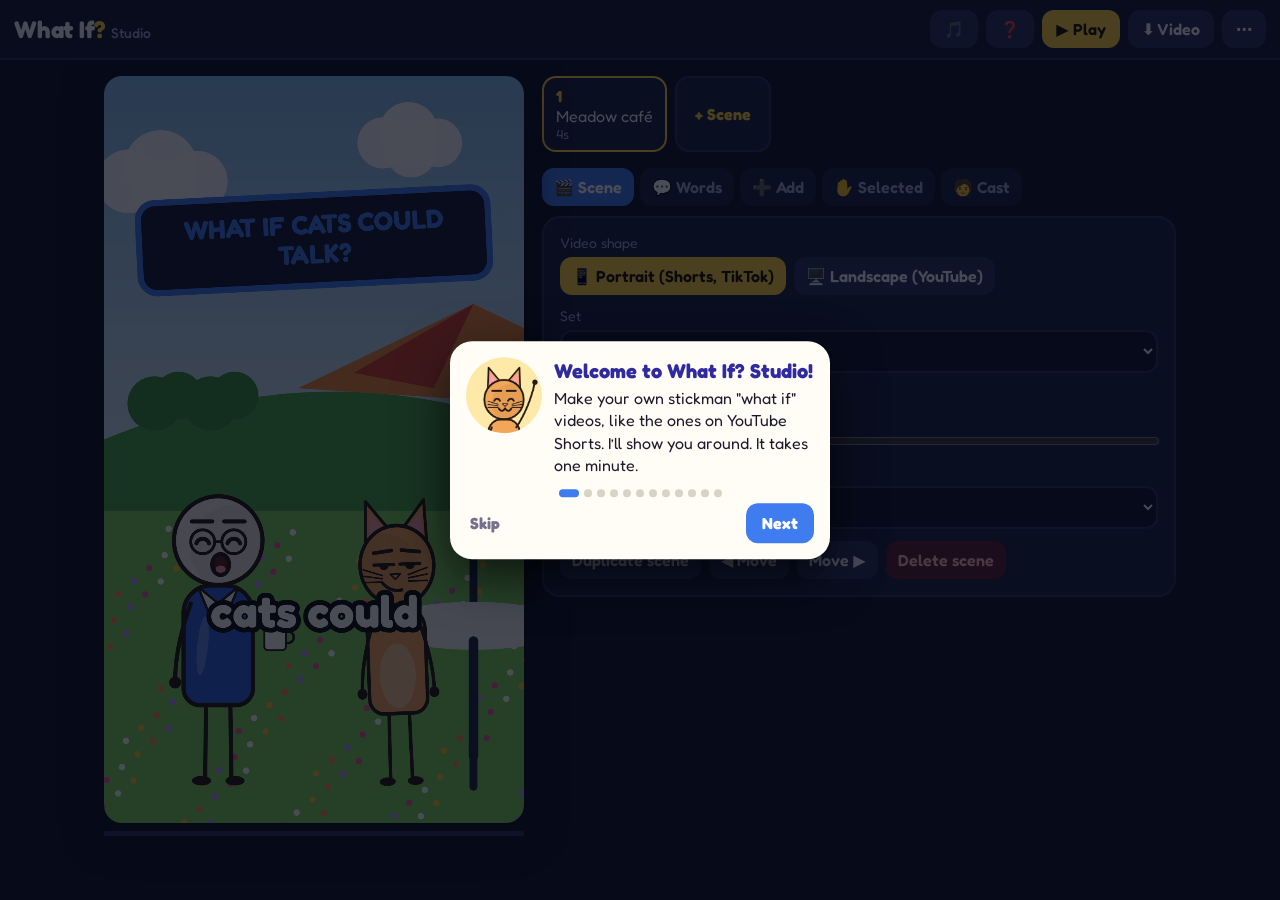
<file: whatif/index.html>
<!doctype html>
<html lang="en">
<head>
<meta charset="utf-8">
<meta name="viewport" content="width=device-width, initial-scale=1, viewport-fit=cover">
<meta name="theme-color" content="#121a33">
<meta name="apple-mobile-web-app-capable" content="yes">
<title>What If? Studio</title>
<link rel="preconnect" href="https://fonts.googleapis.com">
<link href="https://fonts.googleapis.com/css2?family=Fredoka:wght@500;600;700&display=swap" rel="stylesheet">
<link rel="stylesheet" href="style.css">
</head>
<body>
<header>
  <div class="logo">What If<span>?</span> <small>Studio</small></div>
  <div class="actions">
    <button type="button" id="music" aria-label="Music on or off">🎵</button>
    <button type="button" id="help" aria-label="Tutorial">❓</button>
    <button type="button" id="play" class="primary">▶ Play</button>
    <button type="button" id="rec">⬇ Video</button>
    <button type="button" id="new" aria-label="More">⋯</button>
    <div id="menu" class="menu" hidden>
      <button type="button" data-m="blank">New blank video</button>
      <button type="button" data-m="example">Load the example</button>
    </div>
  </div>
</header>
<main>
  <section class="stagewrap">
    <canvas id="stage" aria-label="Your video"></canvas>
    <div class="prog"><i id="prog"></i></div>
    <p id="dlwrap" hidden><a id="dl" class="save">💾 Save video</a></p>
  </section>
  <section class="side">
    <nav id="strip" class="strip" aria-label="Scenes"></nav>
    <nav class="tabs">
      <button type="button" data-tab="scene">🎬 Scene</button>
      <button type="button" data-tab="words">💬 Words</button>
      <button type="button" data-tab="add">➕ Add</button>
      <button type="button" data-tab="selected">✋ Selected</button>
      <button type="button" data-tab="cast">🧑 Cast</button>
    </nav>
    <div id="panel" class="panel"></div>
  </section>
</main>
<div id="toast" class="toast" hidden></div>
<div id="tut" class="tut" hidden>
  <div id="tutSpot" class="tutspot"></div>
  <div id="tutCard" class="tutcard" role="dialog" aria-live="polite">
    <canvas id="tutFace" width="120" height="120" aria-hidden="true"></canvas>
    <div class="tuttext"><h2 id="tutTitle"></h2><p id="tutBody"></p></div>
    <div id="tutDots" class="tutdots"></div>
    <div class="tutbtns"><button type="button" id="tutSkip" class="ghost">Skip</button><span></span><button type="button" id="tutBack">Back</button><button type="button" id="tutNext" class="primary">Next</button></div>
  </div>
</div>
<script src="draw.js"></script>
<script src="audio.js"></script>
<script src="app.js"></script>
</body>
</html>
</file>
<file: whatif/style.css>
/* What If? Studio: dark editor around a bright 9:16 stage. */
[hidden] { display: none !important; }
:root { --bg: #0f1428; --panel: #182040; --line: #2a3566; --fg: #f3f5ff; --muted: #9aa6d6; --accent: #ffd23f; --pink: #ff3d81; --blue: #3f7cf0; color-scheme: dark; }
* { box-sizing: border-box; }
html, body { margin: 0; height: 100%; }
body { background: var(--bg); color: var(--fg); font-family: Fredoka, system-ui, sans-serif; -webkit-tap-highlight-color: transparent; }
button, input, select, textarea { font: inherit; color: inherit; }
header { display: flex; align-items: center; justify-content: space-between; gap: 10px; padding: calc(10px + env(safe-area-inset-top)) max(14px, env(safe-area-inset-right)) 10px max(14px, env(safe-area-inset-left)); background: #121a33; border-bottom: 2px solid var(--line); position: sticky; top: 0; z-index: 5; }
.logo { font-weight: 700; font-size: 24px; white-space: nowrap; letter-spacing: -.01em; }
.logo span { color: var(--accent); }
.logo small { font-size: 14px; color: var(--muted); font-weight: 500; }
.actions { display: flex; gap: 8px; position: relative; }
.actions button { border: 0; border-radius: 12px; padding: 9px 14px; background: var(--line); font-weight: 600; cursor: pointer; }
.actions .primary { background: var(--accent); color: #1a1400; }
.menu { position: absolute; right: 0; top: 46px; background: var(--panel); border: 2px solid var(--line); border-radius: 14px; padding: 6px; display: grid; min-width: 200px; }
.menu button { background: none; text-align: left; }
.menu button:hover { background: var(--line); }
main { display: grid; grid-template-columns: minmax(0, 420px) minmax(0, 1fr); gap: 18px; padding: 16px max(14px, env(safe-area-inset-right)) 30px max(14px, env(safe-area-inset-left)); max-width: 1100px; margin: 0 auto; align-items: start; }
.stagewrap { position: sticky; top: 76px; }
#stage { width: auto; height: auto; max-width: 100%; max-height: calc(100dvh - 120px); margin: 0 auto; display: block; border-radius: 18px; background: #000; touch-action: none; box-shadow: 0 10px 40px #0008; }
.prog { height: 5px; background: var(--line); border-radius: 9px; margin-top: 8px; overflow: hidden; }
.prog i { display: block; height: 100%; width: 0; background: var(--accent); }
.save { display: block; text-align: center; margin-top: 10px; padding: 12px; border-radius: 14px; background: var(--pink); color: #fff; text-decoration: none; font-weight: 700; }
.strip { display: flex; gap: 8px; overflow-x: auto; padding-bottom: 6px; }
.chip { flex: 0 0 auto; border: 2px solid var(--line); background: var(--panel); border-radius: 14px; padding: 8px 12px; display: grid; text-align: left; cursor: pointer; min-width: 96px; }
.chip b { color: var(--accent); }
.chip small { color: var(--muted); }
.chip.on { border-color: var(--accent); }
.chip.add { place-items: center; color: var(--accent); font-weight: 700; }
.tabs { display: flex; gap: 6px; margin: 10px 0; flex-wrap: wrap; }
.tabs button { border: 0; background: var(--panel); padding: 9px 12px; border-radius: 12px; cursor: pointer; font-weight: 600; color: var(--muted); }
.tabs button.on { background: var(--blue); color: #fff; }
.panel { background: var(--panel); border: 2px solid var(--line); border-radius: 18px; padding: 16px; display: grid; gap: 12px; }
.panel h3 { margin: 4px 0 0; font-size: 16px; color: var(--accent); }
.panel label { display: grid; gap: 6px; font-size: 14px; color: var(--muted); }
.panel label.tick { display: flex; align-items: center; gap: 8px; color: var(--fg); }
.panel input:not([type=checkbox]):not([type=range]), .panel select, .panel textarea { background: #0f1530; border: 2px solid var(--line); border-radius: 12px; padding: 10px; color: var(--fg); width: 100%; }
.panel input[type=range] { width: 100%; accent-color: var(--accent); }
.panel input[type=checkbox] { width: 20px; height: 20px; accent-color: var(--accent); }
.row, .chips { display: flex; flex-wrap: wrap; gap: 8px; }
.row button, .chips button, .castpick button { border: 0; background: var(--line); border-radius: 12px; padding: 9px 12px; cursor: pointer; font-weight: 600; }
.chips button.on, .castpick button.on { background: var(--accent); color: #1a1400; }
.row .danger, .panel .danger { background: #5a1f33; color: #ffb3c8; border: 0; border-radius: 12px; padding: 9px 12px; cursor: pointer; }
.grid { display: grid; grid-template-columns: repeat(auto-fill, minmax(92px, 1fr)); gap: 8px; }
.tile { border: 2px solid var(--line); background: #0f1530; border-radius: 14px; padding: 6px; cursor: pointer; display: grid; place-items: center; gap: 2px; font-weight: 600; font-size: 14px; }
.tile canvas { width: 72px; height: 90px; }
.tile.prop { min-height: 64px; text-align: center; }
.tile.new { color: var(--accent); min-height: 120px; }
.castpick { display: flex; gap: 8px; flex-wrap: wrap; }
.castedit { display: grid; grid-template-columns: 140px 1fr; gap: 14px; align-items: start; }
.castedit canvas { width: 140px; height: 187px; background: linear-gradient(#86bff0, #d9ecf7); border-radius: 14px; }
.castedit > div { display: grid; gap: 10px; }
.sw { display: flex; flex-wrap: wrap; gap: 6px; }
.sw button { width: 30px; height: 30px; border-radius: 50%; border: 3px solid transparent; cursor: pointer; padding: 0; }
.sw button.on { border-color: #fff; box-shadow: 0 0 0 2px var(--blue); }
.hint { color: var(--muted); margin: 0; }
.toast { position: fixed; left: 50%; bottom: calc(20px + env(safe-area-inset-bottom)); transform: translateX(-50%); background: var(--accent); color: #1a1400; padding: 12px 18px; border-radius: 14px; font-weight: 700; z-index: 10; max-width: 90vw; text-align: center; }
button:focus-visible, select:focus-visible, input:focus-visible, textarea:focus-visible { outline: 3px solid var(--accent); outline-offset: 2px; }
body.playing .side { opacity: .5; pointer-events: none; }
body.land main { grid-template-columns: minmax(0, 1.5fr) minmax(300px, 1fr); max-width: 1400px; }
.lbl { display: block; font-size: 14px; color: var(--muted); margin-bottom: 6px; }
.row .big { padding: 12px 16px; font-size: 16px; }
.row .big.on { background: var(--accent); color: #1a1400; }
.tut { position: fixed; inset: 0; z-index: 20; }
.tutspot { position: fixed; box-shadow: 0 0 0 9999px rgba(5, 8, 20, .72); border: 3px solid var(--accent); transition: all .3s ease; pointer-events: none; }
.tutspot.center { border: 0; }
.tutcard { position: fixed; background: #fffdf5; color: #1d1a2e; border-radius: 22px; padding: 16px; display: grid; grid-template-columns: 76px 1fr; gap: 6px 12px; box-shadow: 0 16px 50px #000a; transition: top .3s ease, left .3s ease; }
.tutcard canvas { width: 76px; height: 76px; background: #ffe9a8; border-radius: 50%; }
.tutcard h2 { margin: 2px 0 4px; font-size: 20px; color: #2f2aa0; }
.tutcard p { margin: 0; line-height: 1.4; font-size: 16px; }
.tutdots { grid-column: 1 / -1; display: flex; gap: 5px; justify-content: center; margin-top: 6px; }
.tutdots i { width: 8px; height: 8px; border-radius: 50%; background: #d8d3c4; }
.tutdots i.on { background: #3f7cf0; width: 20px; border-radius: 9px; }
.tutbtns { grid-column: 1 / -1; display: flex; gap: 8px; align-items: center; }
.tutbtns span { flex: 1; }
.tutbtns button { border: 0; border-radius: 12px; padding: 10px 16px; font-weight: 700; cursor: pointer; background: #e9e4d6; color: #1d1a2e; }
.tutbtns .primary { background: #3f7cf0; color: #fff; }
.tutbtns .ghost { background: none; color: #77708a; padding-left: 4px; }
@media (max-height: 520px) and (orientation: landscape) {
  header { padding-top: 6px; padding-bottom: 6px; }
  .logo small { display: none; }
  main { padding-top: 10px; }
  #stage { max-height: calc(100dvh - 80px); }
  .stagewrap { top: 56px; }
}
@media (max-width: 760px) {
  main { grid-template-columns: 1fr; }
  .stagewrap { position: static; margin: 0 auto; width: 100%; }
  body:not(.land) .stagewrap { max-width: 340px; }
  #stage { max-height: none; }
  .actions button { padding: 9px 11px; }
  .logo small { display: none; }
  .castedit { grid-template-columns: 1fr; }
  .castedit canvas { margin: 0 auto; }
}
</file>
